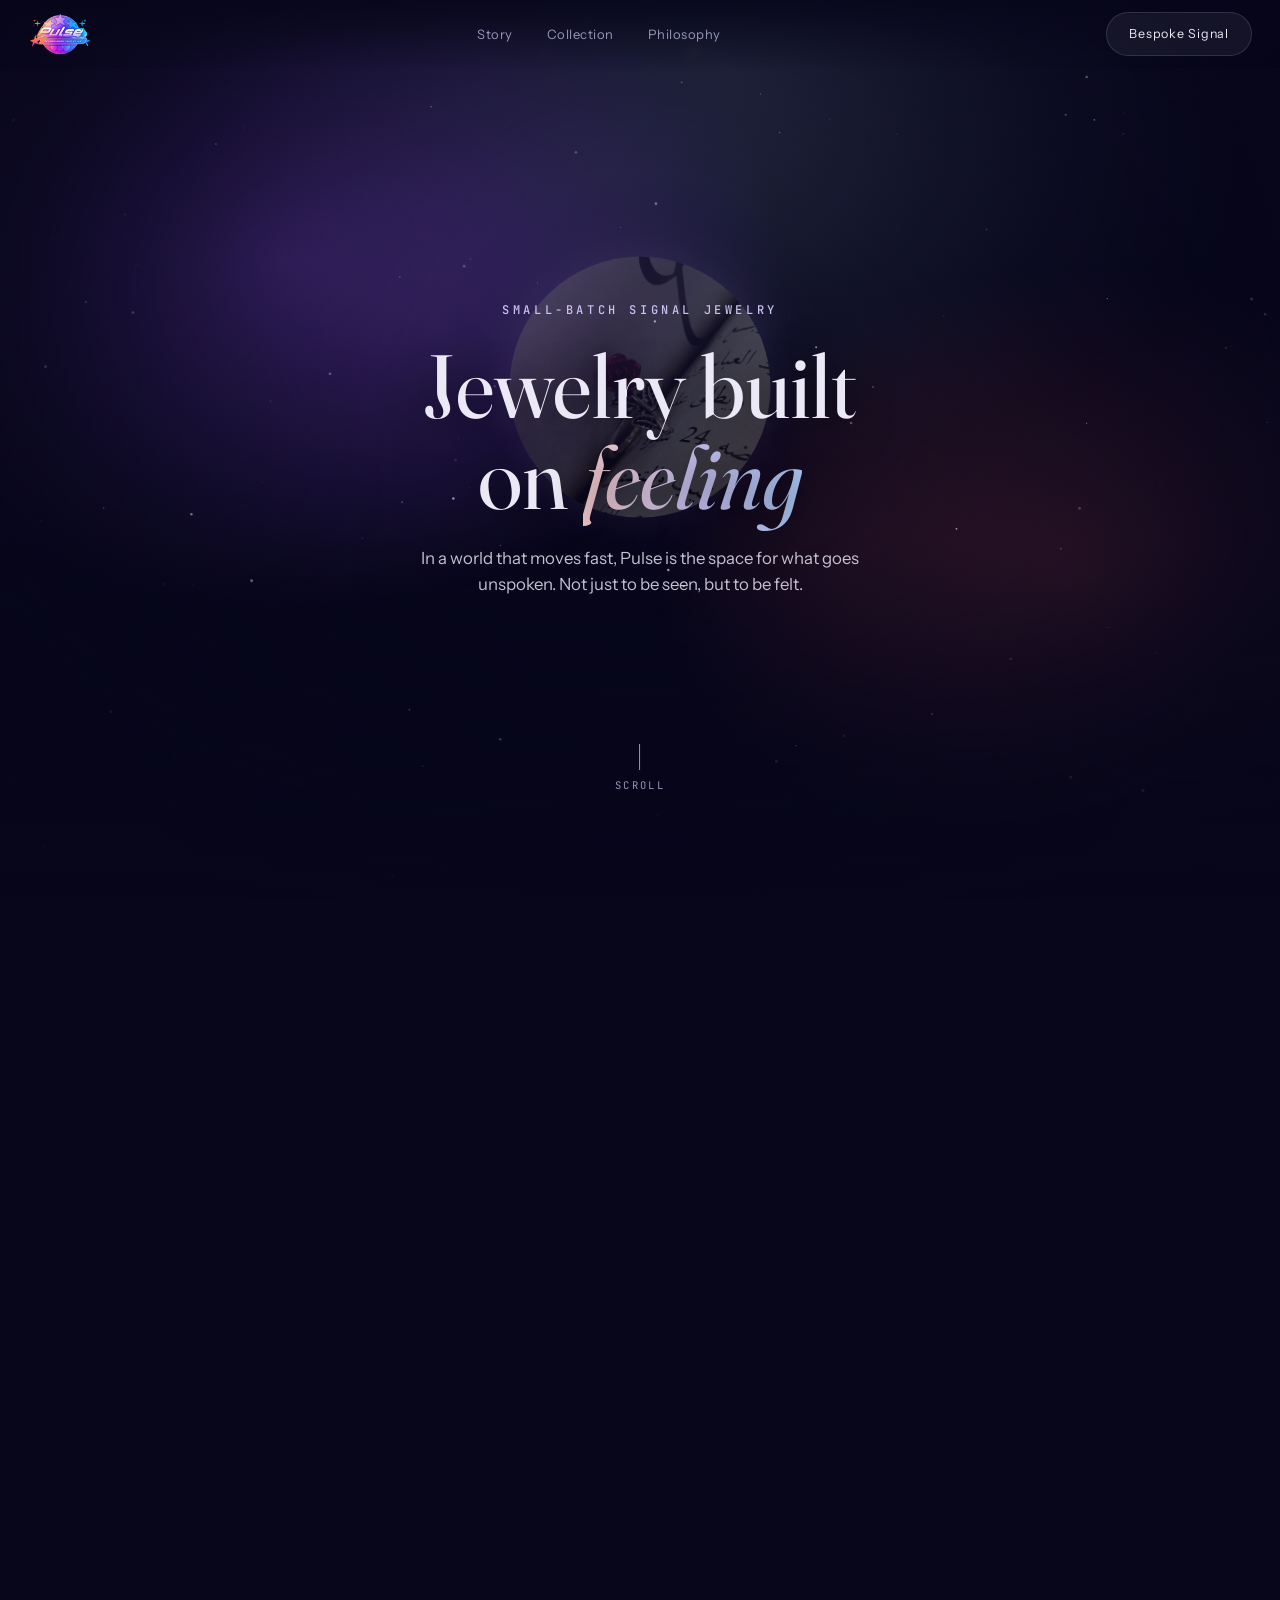
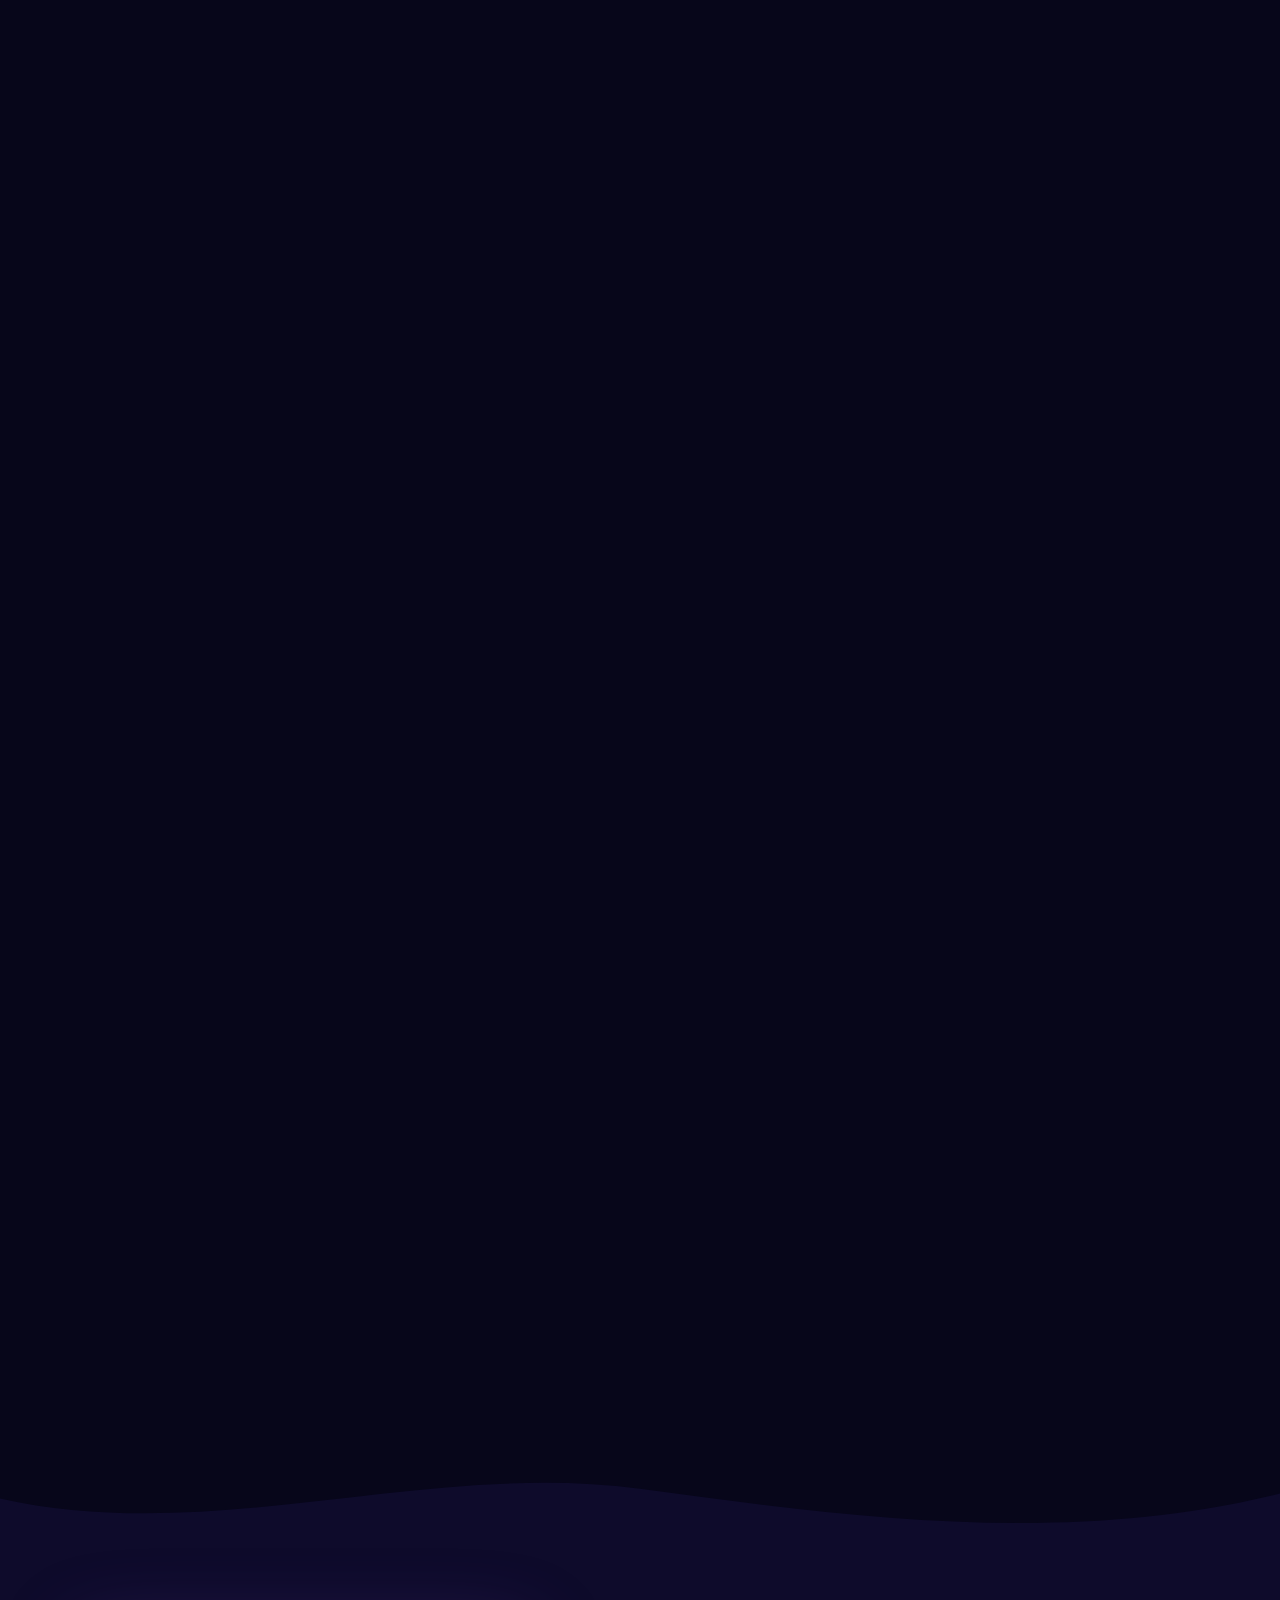
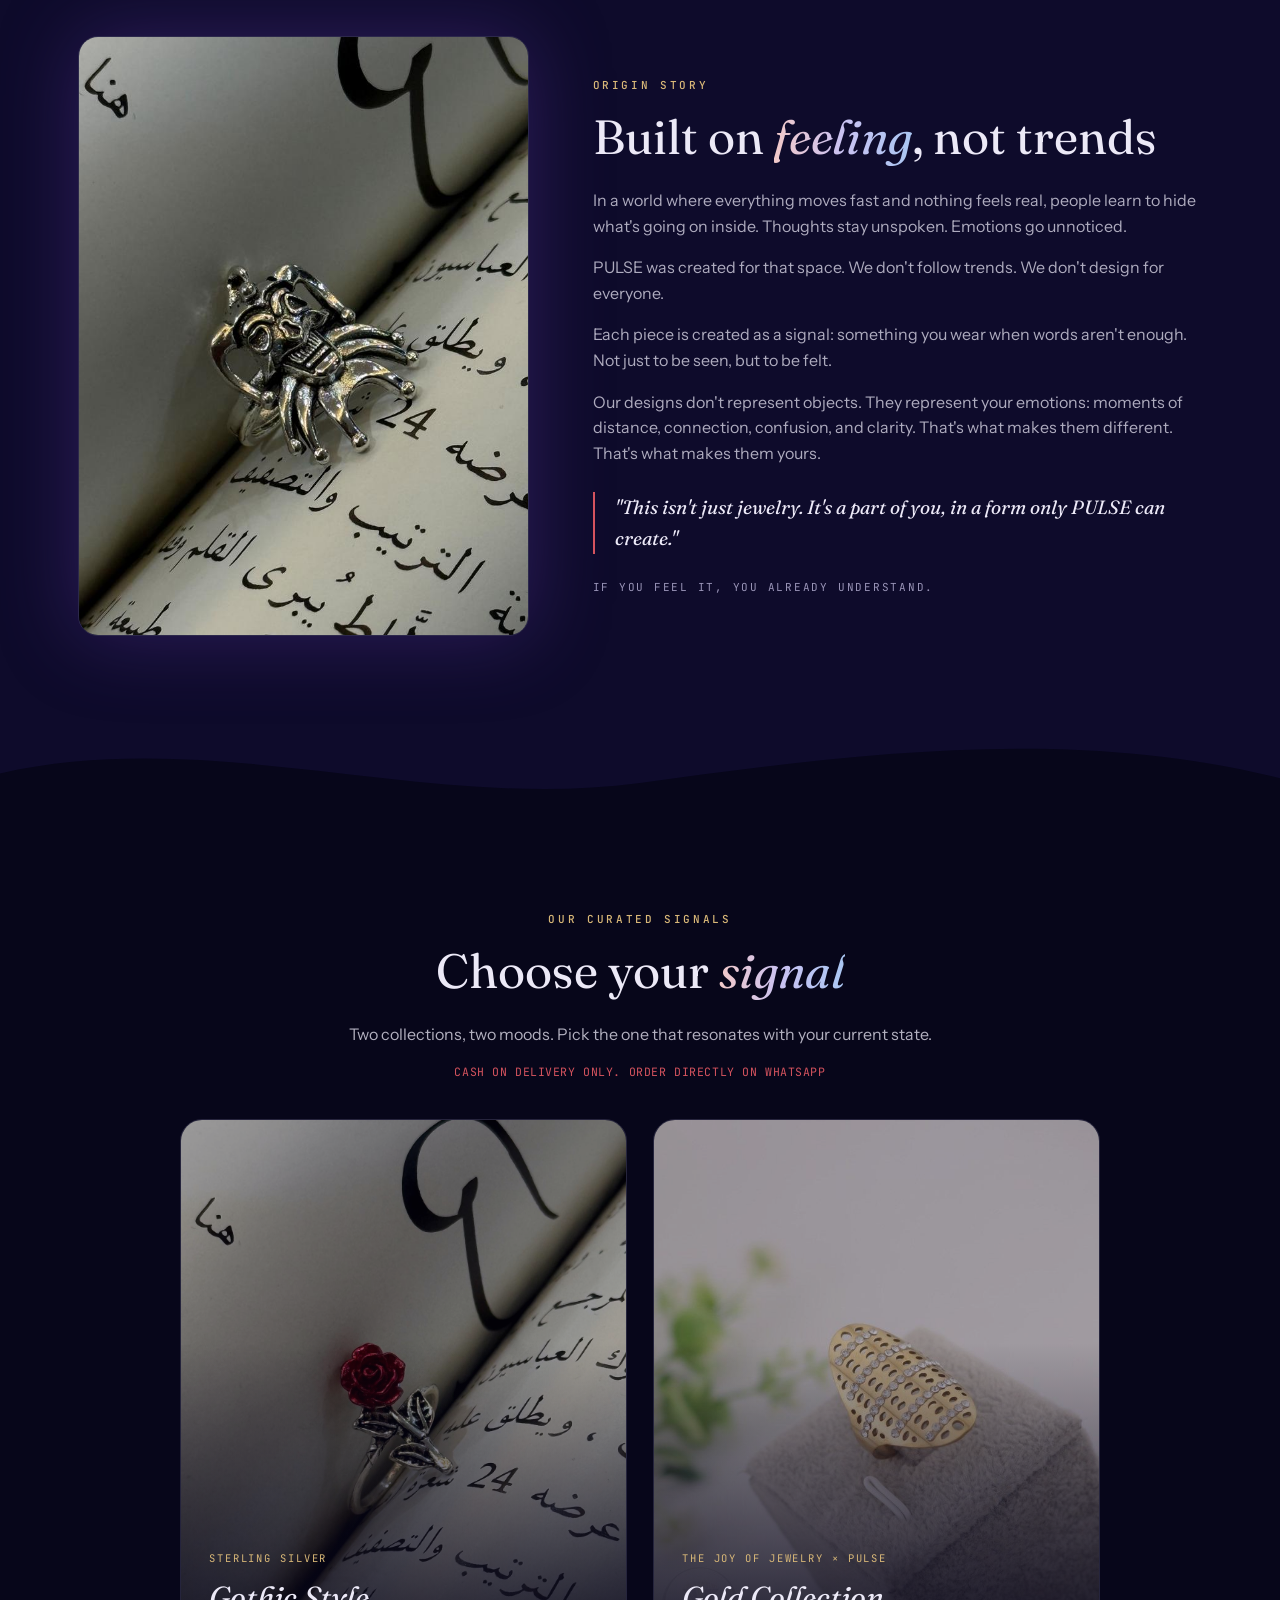
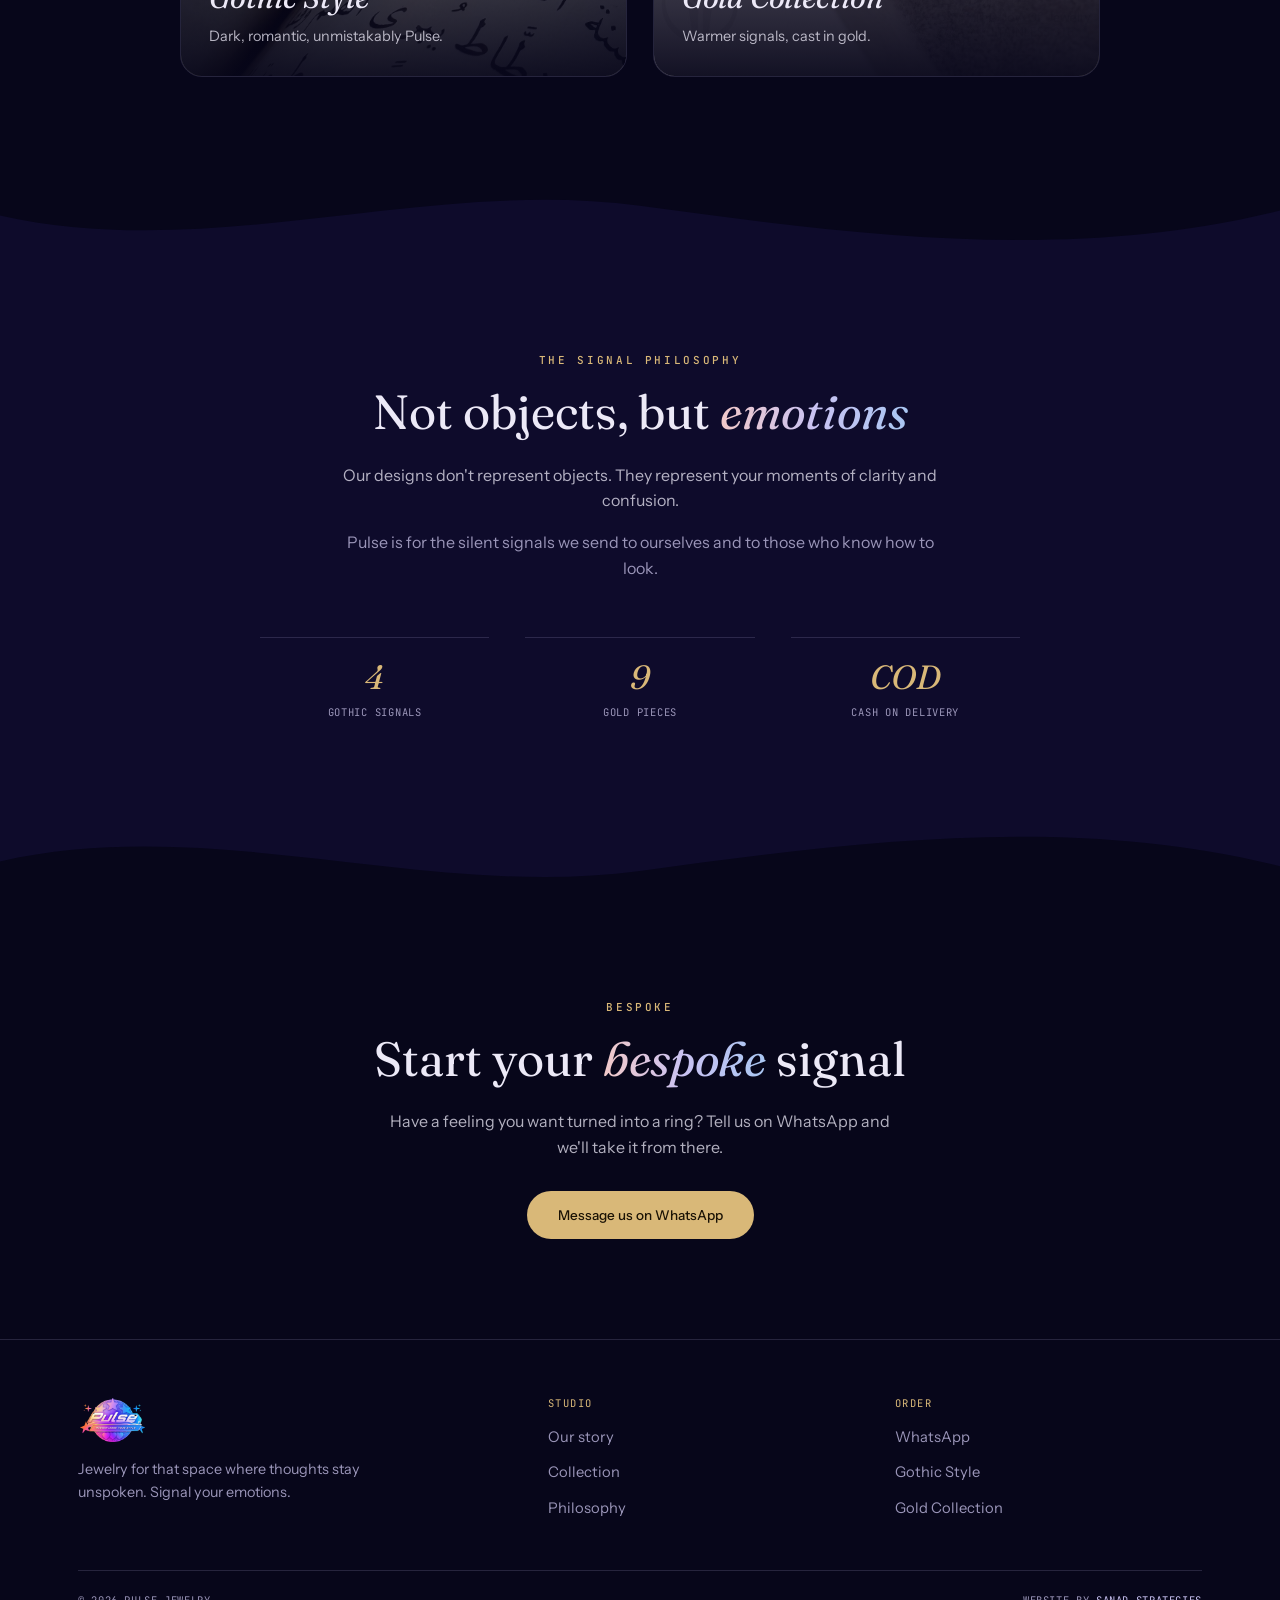
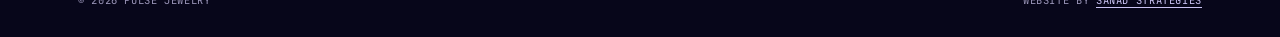
<file: index.html>
<!DOCTYPE html>
<html lang="en"><head><meta charset="UTF-8"><meta name="viewport" content="width=device-width,initial-scale=1">
<title>PULSE — Jewelry Built on Feeling</title><meta name="description" content="Small-batch signal jewelry. Gothic silver and gold rings, ordered on WhatsApp, cash on delivery.">
<link rel="icon" href="pulse-logo.png">
<link rel="preconnect" href="https://fonts.googleapis.com"><link rel="preconnect" href="https://fonts.gstatic.com" crossorigin>
<link href="https://fonts.googleapis.com/css2?family=Fraunces:ital,opsz,wght@0,9..144,400;0,9..144,600;1,9..144,400&family=Instrument+Sans:wght@400;500;600&family=JetBrains+Mono:wght@400;500&display=swap" rel="stylesheet">
<link rel="stylesheet" href="style.css"></head><body>
<canvas id="stars" aria-hidden="true"></canvas>
<header class="top"><a class="logo" href="index.html"><img src="pulse-logo.png" alt="Pulse"></a>
<nav class="links"><a href="index.html#story">Story</a><a href="collection.html">Collection</a><a href="index.html#philosophy">Philosophy</a></nav>
<a class="nav-cta" href="https://wa.me/201555689445?text=Hi%20Pulse%2C%20I%27d%20like%20to%20ask%20about%20a%20bespoke%20piece." target="_blank" rel="noopener">Bespoke Signal</a>
<button class="menu-toggle" aria-label="Menu">MENU</button></header>

<main>
<section class="hero" id="top"><div class="stage">
<div class="nebula"></div>
<div class="ring-orb"><img src="hero.jpg" alt="A silver rose ring resting on an open book"></div>
<div class="shade"></div>
<div class="copy intro"><div class="eyebrow">Small-batch signal jewelry</div>
<h1>Jewelry built<br>on <em>feeling</em></h1>
<p class="sub">In a world that moves fast, Pulse is the space for what goes unspoken. Not just to be seen, but to be felt.</p></div>
<div class="cue"><i></i>SCROLL</div>
<div class="reveal2"><div class="line">If you feel it, you already understand.</div>
<div class="cta-row"><a class="btn btn-ghost" href="#story">The story</a><a class="btn btn-gold" href="collection.html">View collection</a></div></div>
<div class="pulse-line"><svg viewBox="0 0 520 50" preserveAspectRatio="none" aria-hidden="true"><path pathLength="1000" d="M0,25 L120,25 L138,25 L148,4 L160,46 L172,14 L182,25 L200,25 L520,25"/></svg></div>
</div></section>
<svg class="wave" viewBox="0 0 1440 80" preserveAspectRatio="none" aria-hidden="true"><path d="M0,40 C240,90 480,0 720,30 C960,60 1200,90 1440,35 L1440,80 L0,80 Z"/></svg>
<section class="block" id="story"><div class="wrap origin-grid">
<div class="origin-visual"><img src="origin.jpg" alt="A hand-finished Pulse spider ring on an open book" loading="lazy"></div>
<div class="origin-body"><div class="tag">Origin story</div>
<h2 class="title">Built on <em>feeling</em>, not trends</h2>
<p>In a world where everything moves fast and nothing feels real, people learn to hide what's going on inside. Thoughts stay unspoken. Emotions go unnoticed.</p>
<p>PULSE was created for that space. We don't follow trends. We don't design for everyone.</p>
<p>Each piece is created as a signal: something you wear when words aren't enough. Not just to be seen, but to be felt.</p>
<p>Our designs don't represent objects. They represent your emotions: moments of distance, connection, confusion, and clarity. That's what makes them different. That's what makes them yours.</p>
<div class="quote">"This isn't just jewelry. It's a part of you, in a form only PULSE can create."</div>
<div class="sig">If you feel it, you already understand.</div></div></div></section>
<svg class="wave rev" viewBox="0 0 1440 80" preserveAspectRatio="none" aria-hidden="true"><path d="M0,40 C240,90 480,0 720,30 C960,60 1200,90 1440,35 L1440,80 L0,80 Z"/></svg>
<section class="block alt center" id="collection"><div class="wrap">
<div class="tag">Our curated signals</div><h2 class="title">Choose your <em>signal</em></h2>
<p class="lede">Two collections, two moods. Pick the one that resonates with your current state.</p>
<p class="cod">Cash on delivery only. Order directly on WhatsApp</p>
<div class="pick">
<a href="gothic.html"><img src="hero.jpg" alt=""><div class="lab"><div class="e">Sterling silver</div><div class="t">Gothic Style</div><div class="s">Dark, romantic, unmistakably Pulse.</div></div></a>
<a href="gold.html"><img src="gold-halo-filigree-front.jpg" alt=""><div class="lab"><div class="e">The Joy Of Jewelry × Pulse</div><div class="t">Gold Collection</div><div class="s">Warmer signals, cast in gold.</div></div></a>
</div></div></section>
<svg class="wave" viewBox="0 0 1440 80" preserveAspectRatio="none" aria-hidden="true"><path d="M0,40 C240,90 480,0 720,30 C960,60 1200,90 1440,35 L1440,80 L0,80 Z"/></svg>
<section class="block center" id="philosophy"><div class="wrap">
<div class="tag">The signal philosophy</div><h2 class="title">Not objects, but <em>emotions</em></h2>
<p class="lede">Our designs don't represent objects. They represent your moments of clarity and confusion.</p>
<p class="lede" style="color:var(--muted)">Pulse is for the silent signals we send to ourselves and to those who know how to look.</p>
<div class="stats"><div class="stat"><b>4</b><span>Gothic signals</span></div><div class="stat"><b>9</b><span>Gold pieces</span></div><div class="stat"><b>COD</b><span>Cash on delivery</span></div></div>
</div></section>
<svg class="wave rev" viewBox="0 0 1440 80" preserveAspectRatio="none" aria-hidden="true"><path d="M0,40 C240,90 480,0 720,30 C960,60 1200,90 1440,35 L1440,80 L0,80 Z"/></svg>
<section class="block alt contact"><div class="wrap">
<div class="tag">Bespoke</div><h2 class="title">Start your <em>bespoke</em> signal</h2>
<p>Have a feeling you want turned into a ring? Tell us on WhatsApp and we'll take it from there.</p>
<a class="btn btn-gold" href="https://wa.me/201555689445?text=Hi%20Pulse%2C%20I%27d%20like%20to%20ask%20about%20a%20bespoke%20piece." target="_blank" rel="noopener">Message us on WhatsApp</a>
</div></section>
</main><footer class="foot"><div class="wrap"><div class="fgrid">
<div><img src="pulse-logo.png" alt="Pulse"><p>Jewelry for that space where thoughts stay unspoken. Signal your emotions.</p></div>
<div><h4>Studio</h4><ul><li><a href="index.html#story">Our story</a></li><li><a href="collection.html">Collection</a></li><li><a href="index.html#philosophy">Philosophy</a></li></ul></div>
<div><h4>Order</h4><ul><li><a href="https://wa.me/201555689445?text=Hi%20Pulse%2C%20I%20have%20a%20question." target="_blank" rel="noopener">WhatsApp</a></li><li><a href="gothic.html">Gothic Style</a></li><li><a href="gold.html">Gold Collection</a></li></ul></div>
</div><div class="fbot"><span>© 2026 Pulse Jewelry</span><span>Website by <a href="https://sanad-strategies.com/">Sanad Strategies</a></span></div></div></footer>
<script src="script.js"></script><!-- Cloudflare Web Analytics --><script type='module' src='https://static.cloudflareinsights.com/beacon.min.js' data-cf-beacon='{"token": "be84ea1fd5b64f1d8b144b6c0d25bad8"}'></script><!-- End Cloudflare Web Analytics -->
</body></html>
</file>
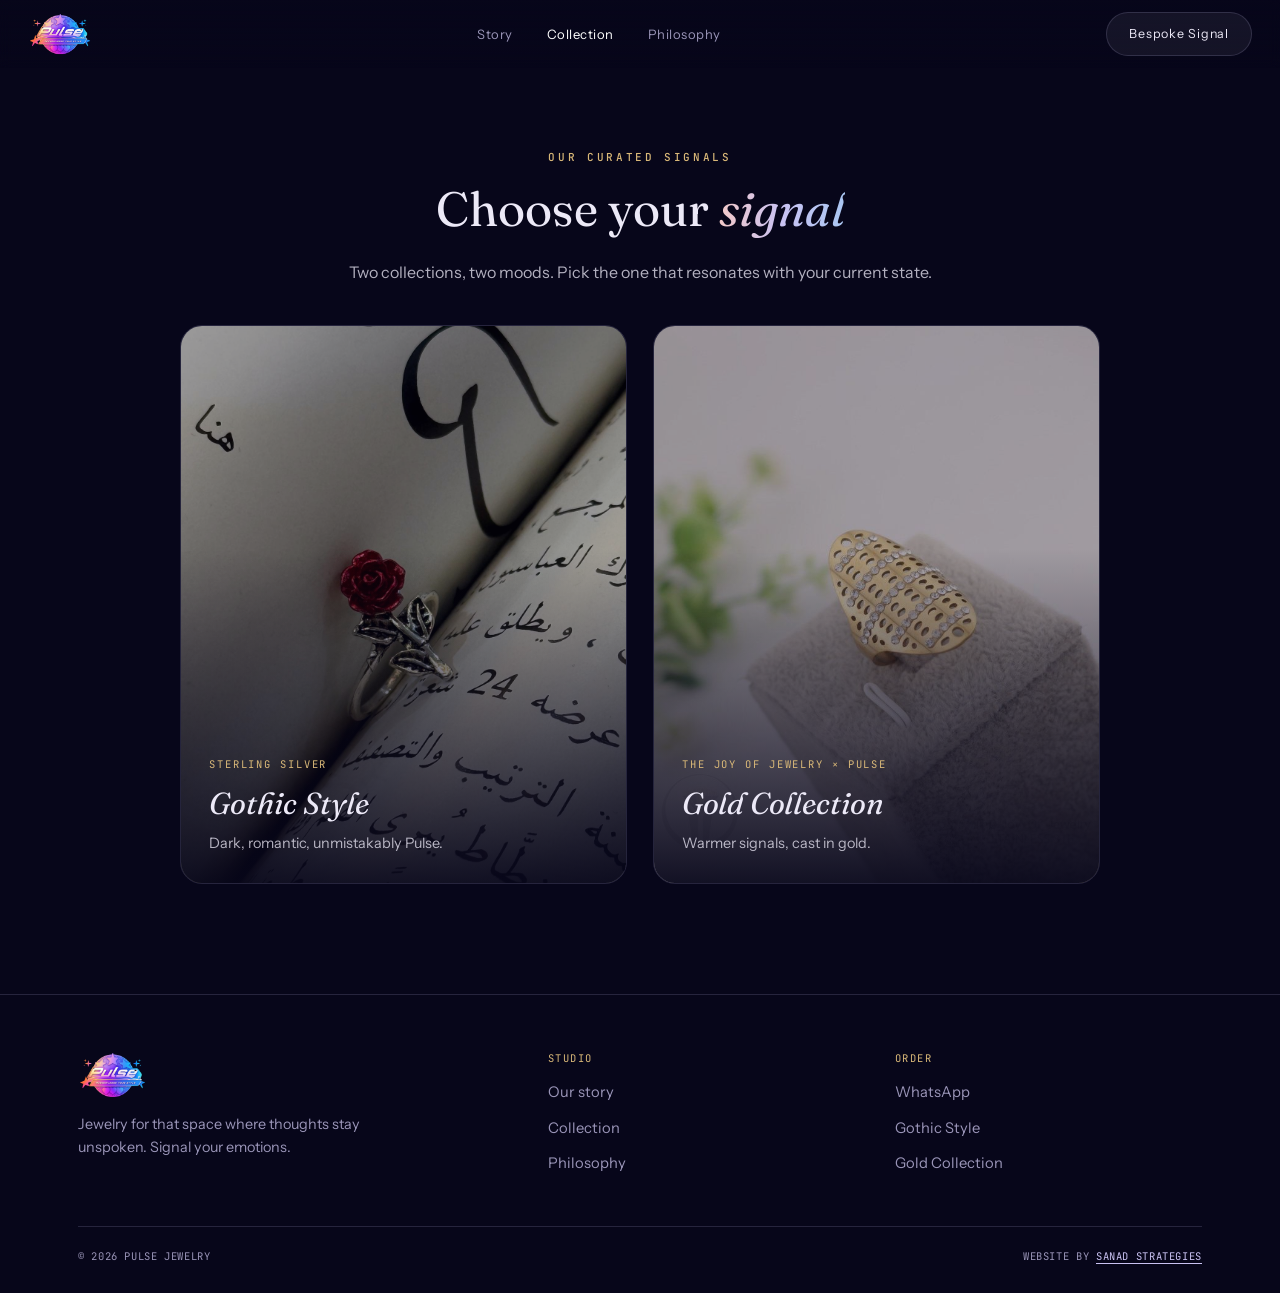
<file: collection.html>
<!DOCTYPE html>
<html lang="en"><head><meta charset="UTF-8"><meta name="viewport" content="width=device-width,initial-scale=1">
<title>Collection — PULSE</title><meta name="description" content="Choose between the Gothic Style silver rings and the Gold Collection.">
<link rel="icon" href="pulse-logo.png">
<link rel="preconnect" href="https://fonts.googleapis.com"><link rel="preconnect" href="https://fonts.gstatic.com" crossorigin>
<link href="https://fonts.googleapis.com/css2?family=Fraunces:ital,opsz,wght@0,9..144,400;0,9..144,600;1,9..144,400&family=Instrument+Sans:wght@400;500;600&family=JetBrains+Mono:wght@400;500&display=swap" rel="stylesheet">
<link rel="stylesheet" href="style.css"></head><body>
<canvas id="stars" aria-hidden="true"></canvas>
<header class="top"><a class="logo" href="index.html"><img src="pulse-logo.png" alt="Pulse"></a>
<nav class="links"><a href="index.html#story">Story</a><a href="collection.html" class="on">Collection</a><a href="index.html#philosophy">Philosophy</a></nav>
<a class="nav-cta" href="https://wa.me/201555689445?text=Hi%20Pulse%2C%20I%27d%20like%20to%20ask%20about%20a%20bespoke%20piece." target="_blank" rel="noopener">Bespoke Signal</a>
<button class="menu-toggle" aria-label="Menu">MENU</button></header>
<main><section class="page-head center"><div class="wrap"><div class="tag">Our curated signals</div><h2 class="title">Choose your <em>signal</em></h2><p class="lede">Two collections, two moods. Pick the one that resonates with your current state.</p>
<div class="pick">
<a href="gothic.html"><img src="hero.jpg" alt=""><div class="lab"><div class="e">Sterling silver</div><div class="t">Gothic Style</div><div class="s">Dark, romantic, unmistakably Pulse.</div></div></a>
<a href="gold.html"><img src="gold-halo-filigree-front.jpg" alt=""><div class="lab"><div class="e">The Joy Of Jewelry × Pulse</div><div class="t">Gold Collection</div><div class="s">Warmer signals, cast in gold.</div></div></a>
</div></div></section><div style="height:80px"></div></main><footer class="foot"><div class="wrap"><div class="fgrid">
<div><img src="pulse-logo.png" alt="Pulse"><p>Jewelry for that space where thoughts stay unspoken. Signal your emotions.</p></div>
<div><h4>Studio</h4><ul><li><a href="index.html#story">Our story</a></li><li><a href="collection.html">Collection</a></li><li><a href="index.html#philosophy">Philosophy</a></li></ul></div>
<div><h4>Order</h4><ul><li><a href="https://wa.me/201555689445?text=Hi%20Pulse%2C%20I%20have%20a%20question." target="_blank" rel="noopener">WhatsApp</a></li><li><a href="gothic.html">Gothic Style</a></li><li><a href="gold.html">Gold Collection</a></li></ul></div>
</div><div class="fbot"><span>© 2026 Pulse Jewelry</span><span>Website by <a href="https://sanad-strategies.com/">Sanad Strategies</a></span></div></div></footer>
<script src="script.js"></script><!-- Cloudflare Web Analytics --><script type='module' src='https://static.cloudflareinsights.com/beacon.min.js' data-cf-beacon='{"token": "be84ea1fd5b64f1d8b144b6c0d25bad8"}'></script><!-- End Cloudflare Web Analytics -->
</body></html>
</file>
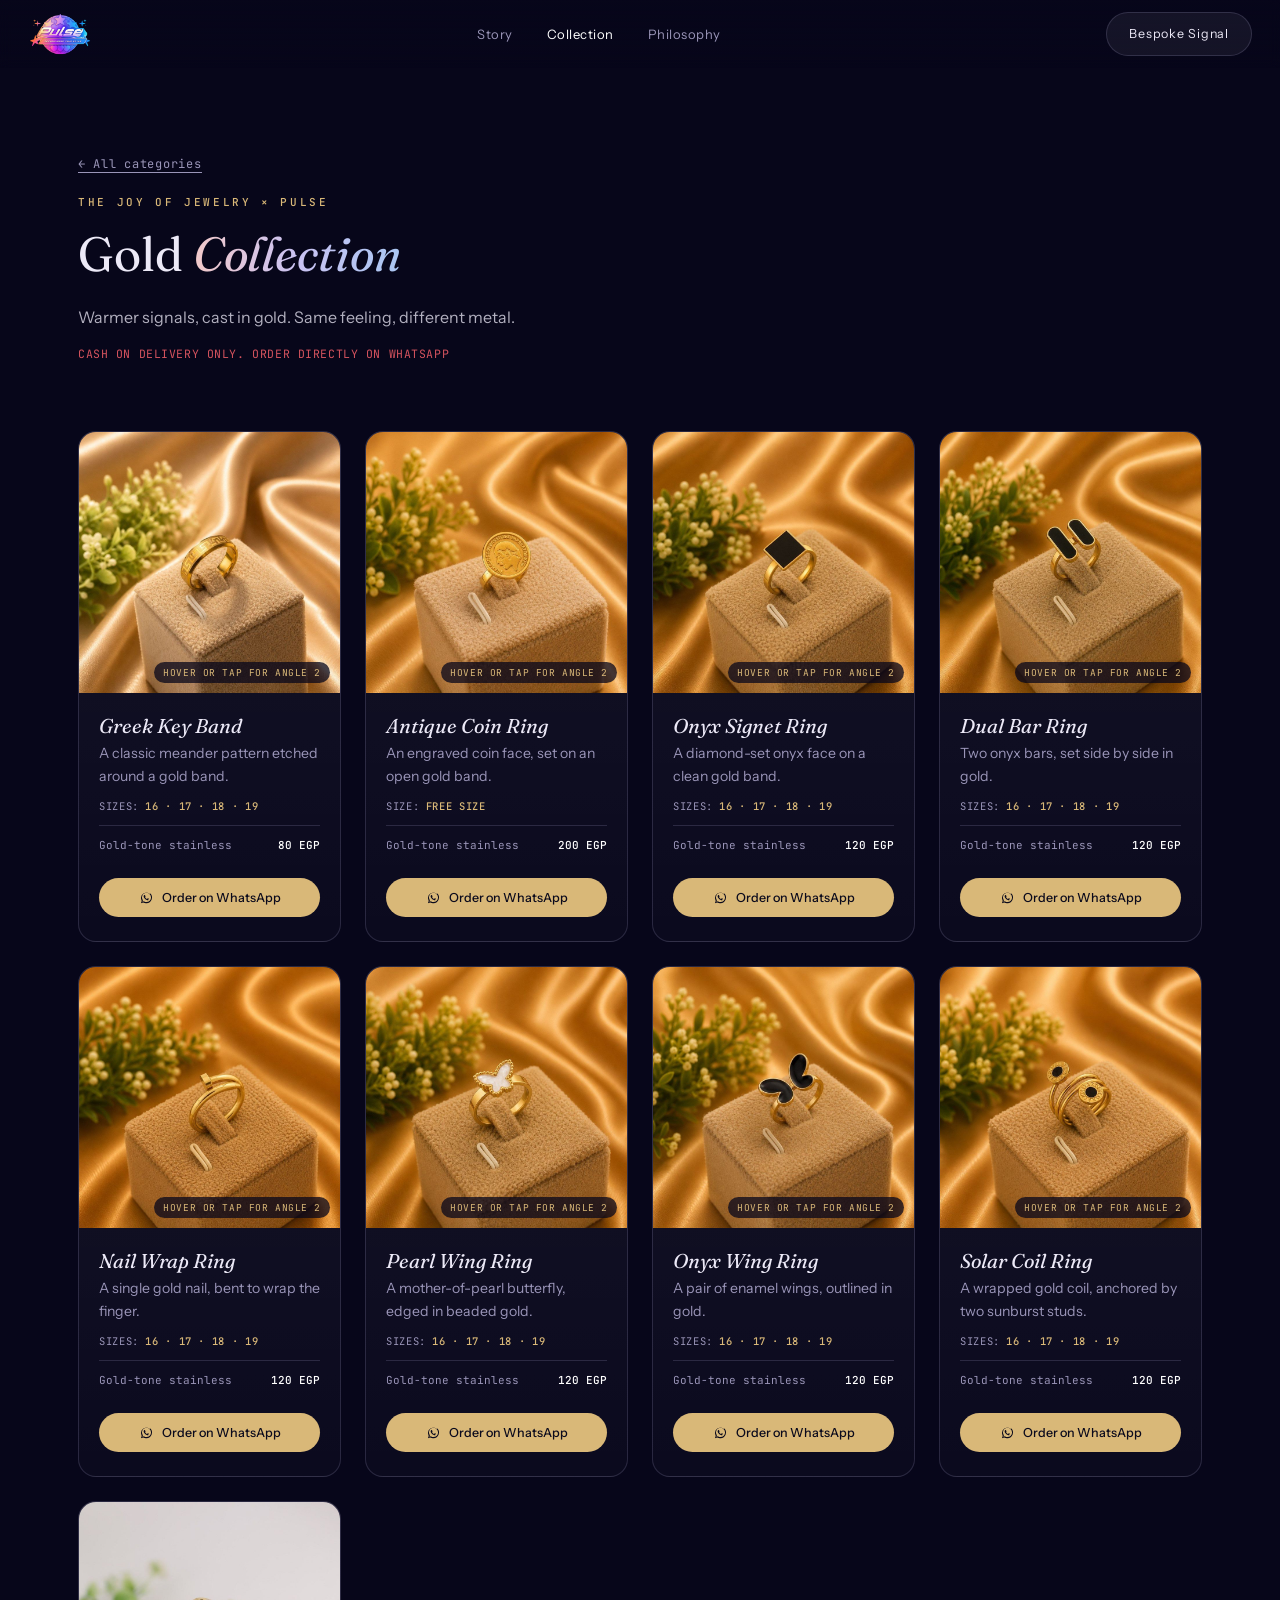
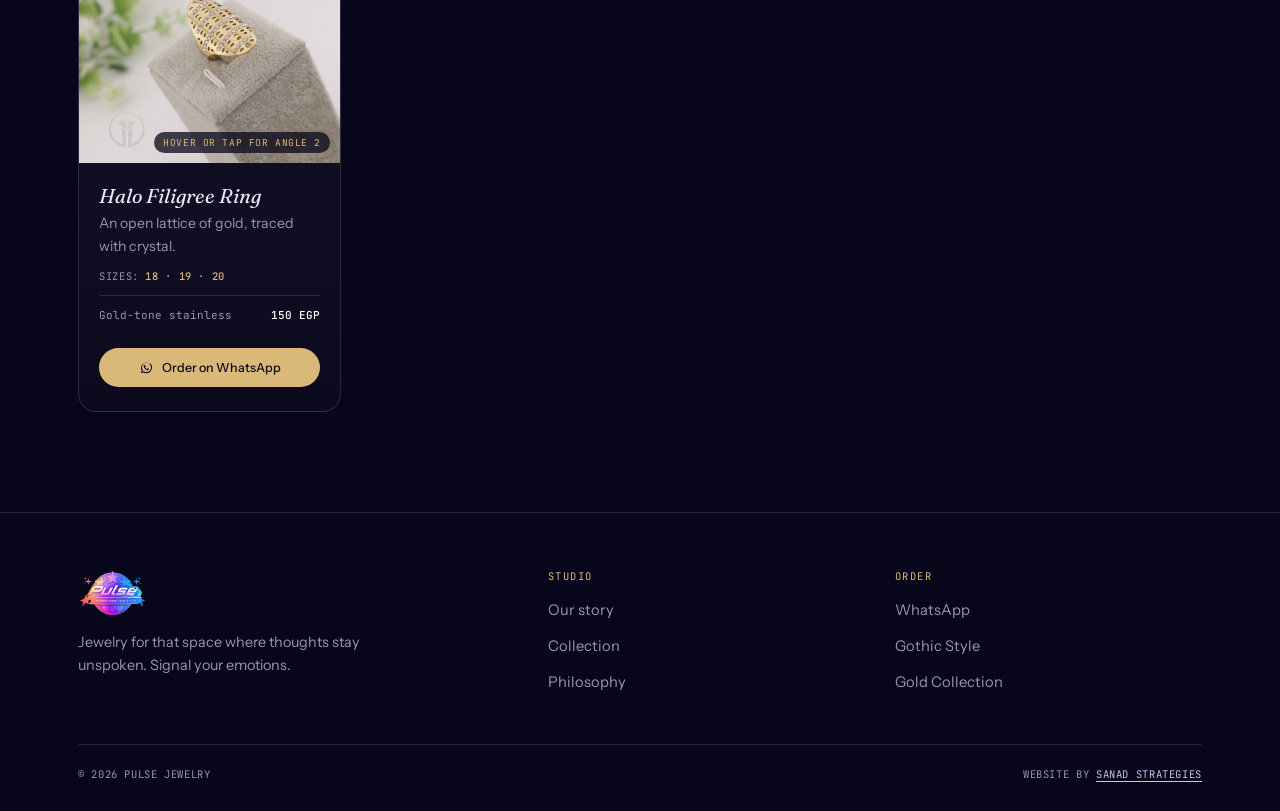
<file: gold.html>
<!DOCTYPE html>
<html lang="en"><head><meta charset="UTF-8"><meta name="viewport" content="width=device-width,initial-scale=1">
<title>Gold Collection — PULSE</title><meta name="description" content="Nine gold-tone rings from The Joy Of Jewelry, 80 to 200 EGP. Order on WhatsApp, cash on delivery.">
<link rel="icon" href="pulse-logo.png">
<link rel="preconnect" href="https://fonts.googleapis.com"><link rel="preconnect" href="https://fonts.gstatic.com" crossorigin>
<link href="https://fonts.googleapis.com/css2?family=Fraunces:ital,opsz,wght@0,9..144,400;0,9..144,600;1,9..144,400&family=Instrument+Sans:wght@400;500;600&family=JetBrains+Mono:wght@400;500&display=swap" rel="stylesheet">
<link rel="stylesheet" href="style.css"></head><body>
<canvas id="stars" aria-hidden="true"></canvas>
<header class="top"><a class="logo" href="index.html"><img src="pulse-logo.png" alt="Pulse"></a>
<nav class="links"><a href="index.html#story">Story</a><a href="collection.html" class="on">Collection</a><a href="index.html#philosophy">Philosophy</a></nav>
<a class="nav-cta" href="https://wa.me/201555689445?text=Hi%20Pulse%2C%20I%27d%20like%20to%20ask%20about%20a%20bespoke%20piece." target="_blank" rel="noopener">Bespoke Signal</a>
<button class="menu-toggle" aria-label="Menu">MENU</button></header>
<main><section class="page-head"><div class="wrap"><a class="back" href="collection.html">← All categories</a><div class="tag">The Joy Of Jewelry × Pulse</div><h2 class="title">Gold <em>Collection</em></h2><p class="lede" style="margin-left:0">Warmer signals, cast in gold. Same feeling, different metal.</p><p class="cod" style="margin-bottom:0">Cash on delivery only. Order directly on WhatsApp</p></div></section><section class="block alt" style="padding-top:40px"><div class="wrap"><div class="grid gold"><div class="card"><div class="pic" data-flip><img class="main" src="gold-greek-key-front.jpg" alt="Greek Key Band, front view" loading="lazy"><img class="alt" src="gold-greek-key-angle.jpg" alt="Greek Key Band, angled view" loading="lazy"><span class="angle">Hover or tap for angle 2</span></div><div class="body"><h3>Greek Key Band</h3><p class="desc">A classic meander pattern etched around a gold band.</p><div class="sizes">Sizes: <b>16 · 17 · 18 · 19</b></div><div class="meta"><span>Gold-tone stainless</span><span class="price">80 EGP</span></div><a class="wa" href="https://wa.me/201555689445?text=Hi%2C%20I%27d%20like%20to%20order%20the%20Greek%20Key%20Band%20%2880%20EGP%2C%20cash%20on%20delivery%29" target="_blank" rel="noopener"><svg viewBox="0 0 24 24" fill="currentColor"><path d="M17.6 6.3A8.9 8.9 0 0 0 12 4a8.9 8.9 0 0 0-7.7 13.4L3 21l3.7-1.2A8.9 8.9 0 0 0 12 21a8.9 8.9 0 0 0 5.6-15.7zM12 19.3a7.3 7.3 0 0 1-3.7-1l-.3-.2-2.5.8.8-2.4-.2-.3A7.3 7.3 0 1 1 19.3 12 7.3 7.3 0 0 1 12 19.3zm4-5.4c-.2-.1-1.3-.6-1.5-.7s-.3-.1-.5.1-.6.7-.7.8-.3.2-.5.1a6 6 0 0 1-1.8-1.1 6.6 6.6 0 0 1-1.2-1.5c-.1-.2 0-.3.1-.4l.3-.4.2-.3a.4.4 0 0 0 0-.4c-.1-.1-.5-1.2-.7-1.7s-.4-.4-.5-.4h-.4a.9.9 0 0 0-.6.3 2.6 2.6 0 0 0-.8 1.9 4.5 4.5 0 0 0 1 2.4 10.2 10.2 0 0 0 4 3.5c1.4.6 1.4.4 1.7.4a1.4 1.4 0 0 0 .9-.7 1.2 1.2 0 0 0 .1-.7c0-.1-.2-.2-.4-.3z"/></svg>Order on WhatsApp</a></div></div><div class="card"><div class="pic" data-flip><img class="main" src="gold-antique-coin-front.jpg" alt="Antique Coin Ring, front view" loading="lazy"><img class="alt" src="gold-antique-coin-angle.jpg" alt="Antique Coin Ring, angled view" loading="lazy"><span class="angle">Hover or tap for angle 2</span></div><div class="body"><h3>Antique Coin Ring</h3><p class="desc">An engraved coin face, set on an open gold band.</p><div class="sizes">Size: <b>Free size</b></div><div class="meta"><span>Gold-tone stainless</span><span class="price">200 EGP</span></div><a class="wa" href="https://wa.me/201555689445?text=Hi%2C%20I%27d%20like%20to%20order%20the%20Antique%20Coin%20Ring%20%28200%20EGP%2C%20cash%20on%20delivery%29" target="_blank" rel="noopener"><svg viewBox="0 0 24 24" fill="currentColor"><path d="M17.6 6.3A8.9 8.9 0 0 0 12 4a8.9 8.9 0 0 0-7.7 13.4L3 21l3.7-1.2A8.9 8.9 0 0 0 12 21a8.9 8.9 0 0 0 5.6-15.7zM12 19.3a7.3 7.3 0 0 1-3.7-1l-.3-.2-2.5.8.8-2.4-.2-.3A7.3 7.3 0 1 1 19.3 12 7.3 7.3 0 0 1 12 19.3zm4-5.4c-.2-.1-1.3-.6-1.5-.7s-.3-.1-.5.1-.6.7-.7.8-.3.2-.5.1a6 6 0 0 1-1.8-1.1 6.6 6.6 0 0 1-1.2-1.5c-.1-.2 0-.3.1-.4l.3-.4.2-.3a.4.4 0 0 0 0-.4c-.1-.1-.5-1.2-.7-1.7s-.4-.4-.5-.4h-.4a.9.9 0 0 0-.6.3 2.6 2.6 0 0 0-.8 1.9 4.5 4.5 0 0 0 1 2.4 10.2 10.2 0 0 0 4 3.5c1.4.6 1.4.4 1.7.4a1.4 1.4 0 0 0 .9-.7 1.2 1.2 0 0 0 .1-.7c0-.1-.2-.2-.4-.3z"/></svg>Order on WhatsApp</a></div></div><div class="card"><div class="pic" data-flip><img class="main" src="gold-onyx-signet-front.jpg" alt="Onyx Signet Ring, front view" loading="lazy"><img class="alt" src="gold-onyx-signet-angle.jpg" alt="Onyx Signet Ring, angled view" loading="lazy"><span class="angle">Hover or tap for angle 2</span></div><div class="body"><h3>Onyx Signet Ring</h3><p class="desc">A diamond-set onyx face on a clean gold band.</p><div class="sizes">Sizes: <b>16 · 17 · 18 · 19</b></div><div class="meta"><span>Gold-tone stainless</span><span class="price">120 EGP</span></div><a class="wa" href="https://wa.me/201555689445?text=Hi%2C%20I%27d%20like%20to%20order%20the%20Onyx%20Signet%20Ring%20%28120%20EGP%2C%20cash%20on%20delivery%29" target="_blank" rel="noopener"><svg viewBox="0 0 24 24" fill="currentColor"><path d="M17.6 6.3A8.9 8.9 0 0 0 12 4a8.9 8.9 0 0 0-7.7 13.4L3 21l3.7-1.2A8.9 8.9 0 0 0 12 21a8.9 8.9 0 0 0 5.6-15.7zM12 19.3a7.3 7.3 0 0 1-3.7-1l-.3-.2-2.5.8.8-2.4-.2-.3A7.3 7.3 0 1 1 19.3 12 7.3 7.3 0 0 1 12 19.3zm4-5.4c-.2-.1-1.3-.6-1.5-.7s-.3-.1-.5.1-.6.7-.7.8-.3.2-.5.1a6 6 0 0 1-1.8-1.1 6.6 6.6 0 0 1-1.2-1.5c-.1-.2 0-.3.1-.4l.3-.4.2-.3a.4.4 0 0 0 0-.4c-.1-.1-.5-1.2-.7-1.7s-.4-.4-.5-.4h-.4a.9.9 0 0 0-.6.3 2.6 2.6 0 0 0-.8 1.9 4.5 4.5 0 0 0 1 2.4 10.2 10.2 0 0 0 4 3.5c1.4.6 1.4.4 1.7.4a1.4 1.4 0 0 0 .9-.7 1.2 1.2 0 0 0 .1-.7c0-.1-.2-.2-.4-.3z"/></svg>Order on WhatsApp</a></div></div><div class="card"><div class="pic" data-flip><img class="main" src="gold-dual-bar-front.jpg" alt="Dual Bar Ring, front view" loading="lazy"><img class="alt" src="gold-dual-bar-angle.jpg" alt="Dual Bar Ring, angled view" loading="lazy"><span class="angle">Hover or tap for angle 2</span></div><div class="body"><h3>Dual Bar Ring</h3><p class="desc">Two onyx bars, set side by side in gold.</p><div class="sizes">Sizes: <b>16 · 17 · 18 · 19</b></div><div class="meta"><span>Gold-tone stainless</span><span class="price">120 EGP</span></div><a class="wa" href="https://wa.me/201555689445?text=Hi%2C%20I%27d%20like%20to%20order%20the%20Dual%20Bar%20Ring%20%28120%20EGP%2C%20cash%20on%20delivery%29" target="_blank" rel="noopener"><svg viewBox="0 0 24 24" fill="currentColor"><path d="M17.6 6.3A8.9 8.9 0 0 0 12 4a8.9 8.9 0 0 0-7.7 13.4L3 21l3.7-1.2A8.9 8.9 0 0 0 12 21a8.9 8.9 0 0 0 5.6-15.7zM12 19.3a7.3 7.3 0 0 1-3.7-1l-.3-.2-2.5.8.8-2.4-.2-.3A7.3 7.3 0 1 1 19.3 12 7.3 7.3 0 0 1 12 19.3zm4-5.4c-.2-.1-1.3-.6-1.5-.7s-.3-.1-.5.1-.6.7-.7.8-.3.2-.5.1a6 6 0 0 1-1.8-1.1 6.6 6.6 0 0 1-1.2-1.5c-.1-.2 0-.3.1-.4l.3-.4.2-.3a.4.4 0 0 0 0-.4c-.1-.1-.5-1.2-.7-1.7s-.4-.4-.5-.4h-.4a.9.9 0 0 0-.6.3 2.6 2.6 0 0 0-.8 1.9 4.5 4.5 0 0 0 1 2.4 10.2 10.2 0 0 0 4 3.5c1.4.6 1.4.4 1.7.4a1.4 1.4 0 0 0 .9-.7 1.2 1.2 0 0 0 .1-.7c0-.1-.2-.2-.4-.3z"/></svg>Order on WhatsApp</a></div></div><div class="card"><div class="pic" data-flip><img class="main" src="gold-nail-wrap-front.jpg" alt="Nail Wrap Ring, front view" loading="lazy"><img class="alt" src="gold-nail-wrap-angle.jpg" alt="Nail Wrap Ring, angled view" loading="lazy"><span class="angle">Hover or tap for angle 2</span></div><div class="body"><h3>Nail Wrap Ring</h3><p class="desc">A single gold nail, bent to wrap the finger.</p><div class="sizes">Sizes: <b>16 · 17 · 18 · 19</b></div><div class="meta"><span>Gold-tone stainless</span><span class="price">120 EGP</span></div><a class="wa" href="https://wa.me/201555689445?text=Hi%2C%20I%27d%20like%20to%20order%20the%20Nail%20Wrap%20Ring%20%28120%20EGP%2C%20cash%20on%20delivery%29" target="_blank" rel="noopener"><svg viewBox="0 0 24 24" fill="currentColor"><path d="M17.6 6.3A8.9 8.9 0 0 0 12 4a8.9 8.9 0 0 0-7.7 13.4L3 21l3.7-1.2A8.9 8.9 0 0 0 12 21a8.9 8.9 0 0 0 5.6-15.7zM12 19.3a7.3 7.3 0 0 1-3.7-1l-.3-.2-2.5.8.8-2.4-.2-.3A7.3 7.3 0 1 1 19.3 12 7.3 7.3 0 0 1 12 19.3zm4-5.4c-.2-.1-1.3-.6-1.5-.7s-.3-.1-.5.1-.6.7-.7.8-.3.2-.5.1a6 6 0 0 1-1.8-1.1 6.6 6.6 0 0 1-1.2-1.5c-.1-.2 0-.3.1-.4l.3-.4.2-.3a.4.4 0 0 0 0-.4c-.1-.1-.5-1.2-.7-1.7s-.4-.4-.5-.4h-.4a.9.9 0 0 0-.6.3 2.6 2.6 0 0 0-.8 1.9 4.5 4.5 0 0 0 1 2.4 10.2 10.2 0 0 0 4 3.5c1.4.6 1.4.4 1.7.4a1.4 1.4 0 0 0 .9-.7 1.2 1.2 0 0 0 .1-.7c0-.1-.2-.2-.4-.3z"/></svg>Order on WhatsApp</a></div></div><div class="card"><div class="pic" data-flip><img class="main" src="gold-pearl-wing-front.jpg" alt="Pearl Wing Ring, front view" loading="lazy"><img class="alt" src="gold-pearl-wing-angle.jpg" alt="Pearl Wing Ring, angled view" loading="lazy"><span class="angle">Hover or tap for angle 2</span></div><div class="body"><h3>Pearl Wing Ring</h3><p class="desc">A mother-of-pearl butterfly, edged in beaded gold.</p><div class="sizes">Sizes: <b>16 · 17 · 18 · 19</b></div><div class="meta"><span>Gold-tone stainless</span><span class="price">120 EGP</span></div><a class="wa" href="https://wa.me/201555689445?text=Hi%2C%20I%27d%20like%20to%20order%20the%20Pearl%20Wing%20Ring%20%28120%20EGP%2C%20cash%20on%20delivery%29" target="_blank" rel="noopener"><svg viewBox="0 0 24 24" fill="currentColor"><path d="M17.6 6.3A8.9 8.9 0 0 0 12 4a8.9 8.9 0 0 0-7.7 13.4L3 21l3.7-1.2A8.9 8.9 0 0 0 12 21a8.9 8.9 0 0 0 5.6-15.7zM12 19.3a7.3 7.3 0 0 1-3.7-1l-.3-.2-2.5.8.8-2.4-.2-.3A7.3 7.3 0 1 1 19.3 12 7.3 7.3 0 0 1 12 19.3zm4-5.4c-.2-.1-1.3-.6-1.5-.7s-.3-.1-.5.1-.6.7-.7.8-.3.2-.5.1a6 6 0 0 1-1.8-1.1 6.6 6.6 0 0 1-1.2-1.5c-.1-.2 0-.3.1-.4l.3-.4.2-.3a.4.4 0 0 0 0-.4c-.1-.1-.5-1.2-.7-1.7s-.4-.4-.5-.4h-.4a.9.9 0 0 0-.6.3 2.6 2.6 0 0 0-.8 1.9 4.5 4.5 0 0 0 1 2.4 10.2 10.2 0 0 0 4 3.5c1.4.6 1.4.4 1.7.4a1.4 1.4 0 0 0 .9-.7 1.2 1.2 0 0 0 .1-.7c0-.1-.2-.2-.4-.3z"/></svg>Order on WhatsApp</a></div></div><div class="card"><div class="pic" data-flip><img class="main" src="gold-onyx-wing-front.jpg" alt="Onyx Wing Ring, front view" loading="lazy"><img class="alt" src="gold-onyx-wing-angle.jpg" alt="Onyx Wing Ring, angled view" loading="lazy"><span class="angle">Hover or tap for angle 2</span></div><div class="body"><h3>Onyx Wing Ring</h3><p class="desc">A pair of enamel wings, outlined in gold.</p><div class="sizes">Sizes: <b>16 · 17 · 18 · 19</b></div><div class="meta"><span>Gold-tone stainless</span><span class="price">120 EGP</span></div><a class="wa" href="https://wa.me/201555689445?text=Hi%2C%20I%27d%20like%20to%20order%20the%20Onyx%20Wing%20Ring%20%28120%20EGP%2C%20cash%20on%20delivery%29" target="_blank" rel="noopener"><svg viewBox="0 0 24 24" fill="currentColor"><path d="M17.6 6.3A8.9 8.9 0 0 0 12 4a8.9 8.9 0 0 0-7.7 13.4L3 21l3.7-1.2A8.9 8.9 0 0 0 12 21a8.9 8.9 0 0 0 5.6-15.7zM12 19.3a7.3 7.3 0 0 1-3.7-1l-.3-.2-2.5.8.8-2.4-.2-.3A7.3 7.3 0 1 1 19.3 12 7.3 7.3 0 0 1 12 19.3zm4-5.4c-.2-.1-1.3-.6-1.5-.7s-.3-.1-.5.1-.6.7-.7.8-.3.2-.5.1a6 6 0 0 1-1.8-1.1 6.6 6.6 0 0 1-1.2-1.5c-.1-.2 0-.3.1-.4l.3-.4.2-.3a.4.4 0 0 0 0-.4c-.1-.1-.5-1.2-.7-1.7s-.4-.4-.5-.4h-.4a.9.9 0 0 0-.6.3 2.6 2.6 0 0 0-.8 1.9 4.5 4.5 0 0 0 1 2.4 10.2 10.2 0 0 0 4 3.5c1.4.6 1.4.4 1.7.4a1.4 1.4 0 0 0 .9-.7 1.2 1.2 0 0 0 .1-.7c0-.1-.2-.2-.4-.3z"/></svg>Order on WhatsApp</a></div></div><div class="card"><div class="pic" data-flip><img class="main" src="gold-solar-coil-front.jpg" alt="Solar Coil Ring, front view" loading="lazy"><img class="alt" src="gold-solar-coil-angle.jpg" alt="Solar Coil Ring, angled view" loading="lazy"><span class="angle">Hover or tap for angle 2</span></div><div class="body"><h3>Solar Coil Ring</h3><p class="desc">A wrapped gold coil, anchored by two sunburst studs.</p><div class="sizes">Sizes: <b>16 · 17 · 18 · 19</b></div><div class="meta"><span>Gold-tone stainless</span><span class="price">120 EGP</span></div><a class="wa" href="https://wa.me/201555689445?text=Hi%2C%20I%27d%20like%20to%20order%20the%20Solar%20Coil%20Ring%20%28120%20EGP%2C%20cash%20on%20delivery%29" target="_blank" rel="noopener"><svg viewBox="0 0 24 24" fill="currentColor"><path d="M17.6 6.3A8.9 8.9 0 0 0 12 4a8.9 8.9 0 0 0-7.7 13.4L3 21l3.7-1.2A8.9 8.9 0 0 0 12 21a8.9 8.9 0 0 0 5.6-15.7zM12 19.3a7.3 7.3 0 0 1-3.7-1l-.3-.2-2.5.8.8-2.4-.2-.3A7.3 7.3 0 1 1 19.3 12 7.3 7.3 0 0 1 12 19.3zm4-5.4c-.2-.1-1.3-.6-1.5-.7s-.3-.1-.5.1-.6.7-.7.8-.3.2-.5.1a6 6 0 0 1-1.8-1.1 6.6 6.6 0 0 1-1.2-1.5c-.1-.2 0-.3.1-.4l.3-.4.2-.3a.4.4 0 0 0 0-.4c-.1-.1-.5-1.2-.7-1.7s-.4-.4-.5-.4h-.4a.9.9 0 0 0-.6.3 2.6 2.6 0 0 0-.8 1.9 4.5 4.5 0 0 0 1 2.4 10.2 10.2 0 0 0 4 3.5c1.4.6 1.4.4 1.7.4a1.4 1.4 0 0 0 .9-.7 1.2 1.2 0 0 0 .1-.7c0-.1-.2-.2-.4-.3z"/></svg>Order on WhatsApp</a></div></div><div class="card"><div class="pic" data-flip><img class="main" src="gold-halo-filigree-front.jpg" alt="Halo Filigree Ring, front view" loading="lazy"><img class="alt" src="gold-halo-filigree-angle.jpg" alt="Halo Filigree Ring, angled view" loading="lazy"><span class="angle">Hover or tap for angle 2</span></div><div class="body"><h3>Halo Filigree Ring</h3><p class="desc">An open lattice of gold, traced with crystal.</p><div class="sizes">Sizes: <b>18 · 19 · 20</b></div><div class="meta"><span>Gold-tone stainless</span><span class="price">150 EGP</span></div><a class="wa" href="https://wa.me/201555689445?text=Hi%2C%20I%27d%20like%20to%20order%20the%20Halo%20Filigree%20Ring%20%28150%20EGP%2C%20cash%20on%20delivery%29" target="_blank" rel="noopener"><svg viewBox="0 0 24 24" fill="currentColor"><path d="M17.6 6.3A8.9 8.9 0 0 0 12 4a8.9 8.9 0 0 0-7.7 13.4L3 21l3.7-1.2A8.9 8.9 0 0 0 12 21a8.9 8.9 0 0 0 5.6-15.7zM12 19.3a7.3 7.3 0 0 1-3.7-1l-.3-.2-2.5.8.8-2.4-.2-.3A7.3 7.3 0 1 1 19.3 12 7.3 7.3 0 0 1 12 19.3zm4-5.4c-.2-.1-1.3-.6-1.5-.7s-.3-.1-.5.1-.6.7-.7.8-.3.2-.5.1a6 6 0 0 1-1.8-1.1 6.6 6.6 0 0 1-1.2-1.5c-.1-.2 0-.3.1-.4l.3-.4.2-.3a.4.4 0 0 0 0-.4c-.1-.1-.5-1.2-.7-1.7s-.4-.4-.5-.4h-.4a.9.9 0 0 0-.6.3 2.6 2.6 0 0 0-.8 1.9 4.5 4.5 0 0 0 1 2.4 10.2 10.2 0 0 0 4 3.5c1.4.6 1.4.4 1.7.4a1.4 1.4 0 0 0 .9-.7 1.2 1.2 0 0 0 .1-.7c0-.1-.2-.2-.4-.3z"/></svg>Order on WhatsApp</a></div></div></div></div></section></main><footer class="foot"><div class="wrap"><div class="fgrid">
<div><img src="pulse-logo.png" alt="Pulse"><p>Jewelry for that space where thoughts stay unspoken. Signal your emotions.</p></div>
<div><h4>Studio</h4><ul><li><a href="index.html#story">Our story</a></li><li><a href="collection.html">Collection</a></li><li><a href="index.html#philosophy">Philosophy</a></li></ul></div>
<div><h4>Order</h4><ul><li><a href="https://wa.me/201555689445?text=Hi%20Pulse%2C%20I%20have%20a%20question." target="_blank" rel="noopener">WhatsApp</a></li><li><a href="gothic.html">Gothic Style</a></li><li><a href="gold.html">Gold Collection</a></li></ul></div>
</div><div class="fbot"><span>© 2026 Pulse Jewelry</span><span>Website by <a href="https://sanad-strategies.com/">Sanad Strategies</a></span></div></div></footer>
<script src="script.js"></script><!-- Cloudflare Web Analytics --><script type='module' src='https://static.cloudflareinsights.com/beacon.min.js' data-cf-beacon='{"token": "be84ea1fd5b64f1d8b144b6c0d25bad8"}'></script><!-- End Cloudflare Web Analytics -->
</body></html>
</file>
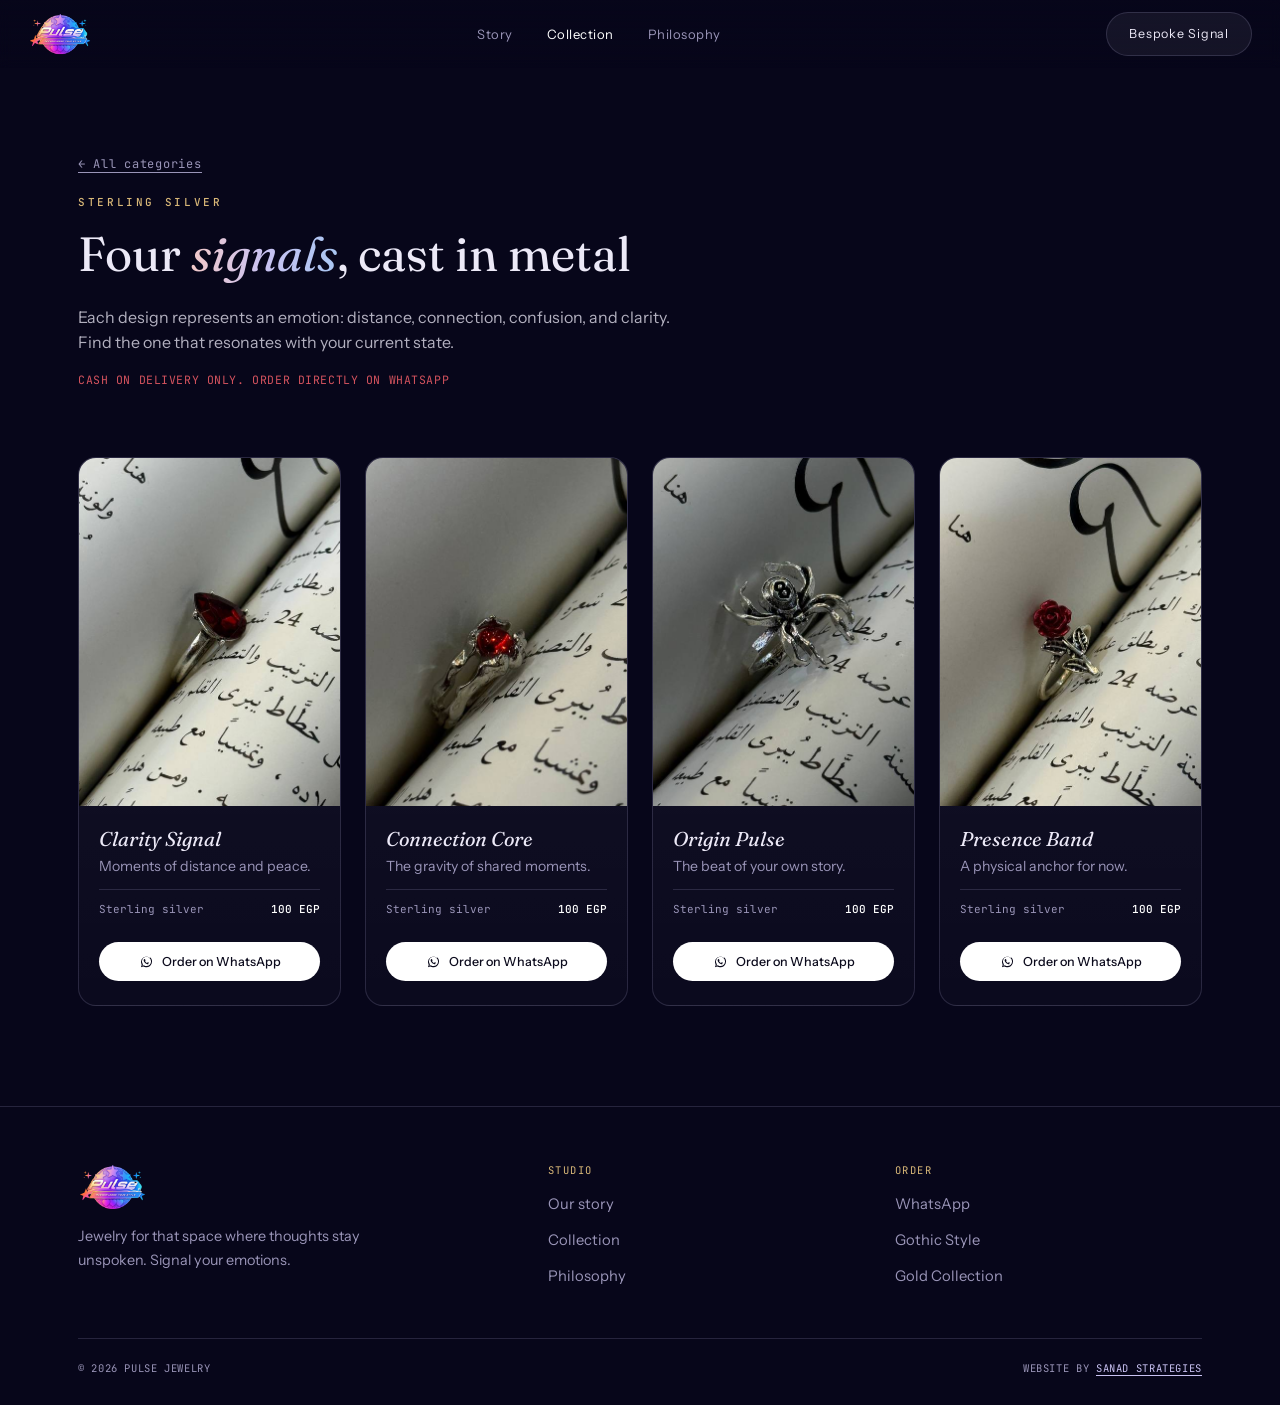
<file: gothic.html>
<!DOCTYPE html>
<html lang="en"><head><meta charset="UTF-8"><meta name="viewport" content="width=device-width,initial-scale=1">
<title>Gothic Style — PULSE</title><meta name="description" content="Four sterling silver signal rings, 100 EGP each. Order on WhatsApp, cash on delivery.">
<link rel="icon" href="pulse-logo.png">
<link rel="preconnect" href="https://fonts.googleapis.com"><link rel="preconnect" href="https://fonts.gstatic.com" crossorigin>
<link href="https://fonts.googleapis.com/css2?family=Fraunces:ital,opsz,wght@0,9..144,400;0,9..144,600;1,9..144,400&family=Instrument+Sans:wght@400;500;600&family=JetBrains+Mono:wght@400;500&display=swap" rel="stylesheet">
<link rel="stylesheet" href="style.css"></head><body>
<canvas id="stars" aria-hidden="true"></canvas>
<header class="top"><a class="logo" href="index.html"><img src="pulse-logo.png" alt="Pulse"></a>
<nav class="links"><a href="index.html#story">Story</a><a href="collection.html" class="on">Collection</a><a href="index.html#philosophy">Philosophy</a></nav>
<a class="nav-cta" href="https://wa.me/201555689445?text=Hi%20Pulse%2C%20I%27d%20like%20to%20ask%20about%20a%20bespoke%20piece." target="_blank" rel="noopener">Bespoke Signal</a>
<button class="menu-toggle" aria-label="Menu">MENU</button></header>
<main><section class="page-head"><div class="wrap"><a class="back" href="collection.html">← All categories</a><div class="tag">Sterling silver</div><h2 class="title">Four <em>signals</em>, cast in metal</h2><p class="lede" style="margin-left:0">Each design represents an emotion: distance, connection, confusion, and clarity. Find the one that resonates with your current state.</p><p class="cod" style="margin-bottom:0">Cash on delivery only. Order directly on WhatsApp</p></div></section><section class="block alt" style="padding-top:40px"><div class="wrap"><div class="grid"><div class="card"><div class="pic"><img class="main" src="clarity-signal.jpg" alt="Clarity Signal ring" loading="lazy"></div><div class="body"><h3>Clarity Signal</h3><p class="desc">Moments of distance and peace.</p><div class="meta"><span>Sterling silver</span><span class="price">100 EGP</span></div><a class="wa" href="https://wa.me/201555689445?text=Hi%2C%20I%27d%20like%20to%20order%20the%20Clarity%20Signal%20%28100%20EGP%2C%20cash%20on%20delivery%29" target="_blank" rel="noopener"><svg viewBox="0 0 24 24" fill="currentColor"><path d="M17.6 6.3A8.9 8.9 0 0 0 12 4a8.9 8.9 0 0 0-7.7 13.4L3 21l3.7-1.2A8.9 8.9 0 0 0 12 21a8.9 8.9 0 0 0 5.6-15.7zM12 19.3a7.3 7.3 0 0 1-3.7-1l-.3-.2-2.5.8.8-2.4-.2-.3A7.3 7.3 0 1 1 19.3 12 7.3 7.3 0 0 1 12 19.3zm4-5.4c-.2-.1-1.3-.6-1.5-.7s-.3-.1-.5.1-.6.7-.7.8-.3.2-.5.1a6 6 0 0 1-1.8-1.1 6.6 6.6 0 0 1-1.2-1.5c-.1-.2 0-.3.1-.4l.3-.4.2-.3a.4.4 0 0 0 0-.4c-.1-.1-.5-1.2-.7-1.7s-.4-.4-.5-.4h-.4a.9.9 0 0 0-.6.3 2.6 2.6 0 0 0-.8 1.9 4.5 4.5 0 0 0 1 2.4 10.2 10.2 0 0 0 4 3.5c1.4.6 1.4.4 1.7.4a1.4 1.4 0 0 0 .9-.7 1.2 1.2 0 0 0 .1-.7c0-.1-.2-.2-.4-.3z"/></svg>Order on WhatsApp</a></div></div><div class="card"><div class="pic"><img class="main" src="connection-core.jpg" alt="Connection Core ring" loading="lazy"></div><div class="body"><h3>Connection Core</h3><p class="desc">The gravity of shared moments.</p><div class="meta"><span>Sterling silver</span><span class="price">100 EGP</span></div><a class="wa" href="https://wa.me/201555689445?text=Hi%2C%20I%27d%20like%20to%20order%20the%20Connection%20Core%20%28100%20EGP%2C%20cash%20on%20delivery%29" target="_blank" rel="noopener"><svg viewBox="0 0 24 24" fill="currentColor"><path d="M17.6 6.3A8.9 8.9 0 0 0 12 4a8.9 8.9 0 0 0-7.7 13.4L3 21l3.7-1.2A8.9 8.9 0 0 0 12 21a8.9 8.9 0 0 0 5.6-15.7zM12 19.3a7.3 7.3 0 0 1-3.7-1l-.3-.2-2.5.8.8-2.4-.2-.3A7.3 7.3 0 1 1 19.3 12 7.3 7.3 0 0 1 12 19.3zm4-5.4c-.2-.1-1.3-.6-1.5-.7s-.3-.1-.5.1-.6.7-.7.8-.3.2-.5.1a6 6 0 0 1-1.8-1.1 6.6 6.6 0 0 1-1.2-1.5c-.1-.2 0-.3.1-.4l.3-.4.2-.3a.4.4 0 0 0 0-.4c-.1-.1-.5-1.2-.7-1.7s-.4-.4-.5-.4h-.4a.9.9 0 0 0-.6.3 2.6 2.6 0 0 0-.8 1.9 4.5 4.5 0 0 0 1 2.4 10.2 10.2 0 0 0 4 3.5c1.4.6 1.4.4 1.7.4a1.4 1.4 0 0 0 .9-.7 1.2 1.2 0 0 0 .1-.7c0-.1-.2-.2-.4-.3z"/></svg>Order on WhatsApp</a></div></div><div class="card"><div class="pic"><img class="main" src="origin-pulse.jpg" alt="Origin Pulse ring" loading="lazy"></div><div class="body"><h3>Origin Pulse</h3><p class="desc">The beat of your own story.</p><div class="meta"><span>Sterling silver</span><span class="price">100 EGP</span></div><a class="wa" href="https://wa.me/201555689445?text=Hi%2C%20I%27d%20like%20to%20order%20the%20Origin%20Pulse%20%28100%20EGP%2C%20cash%20on%20delivery%29" target="_blank" rel="noopener"><svg viewBox="0 0 24 24" fill="currentColor"><path d="M17.6 6.3A8.9 8.9 0 0 0 12 4a8.9 8.9 0 0 0-7.7 13.4L3 21l3.7-1.2A8.9 8.9 0 0 0 12 21a8.9 8.9 0 0 0 5.6-15.7zM12 19.3a7.3 7.3 0 0 1-3.7-1l-.3-.2-2.5.8.8-2.4-.2-.3A7.3 7.3 0 1 1 19.3 12 7.3 7.3 0 0 1 12 19.3zm4-5.4c-.2-.1-1.3-.6-1.5-.7s-.3-.1-.5.1-.6.7-.7.8-.3.2-.5.1a6 6 0 0 1-1.8-1.1 6.6 6.6 0 0 1-1.2-1.5c-.1-.2 0-.3.1-.4l.3-.4.2-.3a.4.4 0 0 0 0-.4c-.1-.1-.5-1.2-.7-1.7s-.4-.4-.5-.4h-.4a.9.9 0 0 0-.6.3 2.6 2.6 0 0 0-.8 1.9 4.5 4.5 0 0 0 1 2.4 10.2 10.2 0 0 0 4 3.5c1.4.6 1.4.4 1.7.4a1.4 1.4 0 0 0 .9-.7 1.2 1.2 0 0 0 .1-.7c0-.1-.2-.2-.4-.3z"/></svg>Order on WhatsApp</a></div></div><div class="card"><div class="pic"><img class="main" src="presence-band.jpg" alt="Presence Band ring" loading="lazy"></div><div class="body"><h3>Presence Band</h3><p class="desc">A physical anchor for now.</p><div class="meta"><span>Sterling silver</span><span class="price">100 EGP</span></div><a class="wa" href="https://wa.me/201555689445?text=Hi%2C%20I%27d%20like%20to%20order%20the%20Presence%20Band%20%28100%20EGP%2C%20cash%20on%20delivery%29" target="_blank" rel="noopener"><svg viewBox="0 0 24 24" fill="currentColor"><path d="M17.6 6.3A8.9 8.9 0 0 0 12 4a8.9 8.9 0 0 0-7.7 13.4L3 21l3.7-1.2A8.9 8.9 0 0 0 12 21a8.9 8.9 0 0 0 5.6-15.7zM12 19.3a7.3 7.3 0 0 1-3.7-1l-.3-.2-2.5.8.8-2.4-.2-.3A7.3 7.3 0 1 1 19.3 12 7.3 7.3 0 0 1 12 19.3zm4-5.4c-.2-.1-1.3-.6-1.5-.7s-.3-.1-.5.1-.6.7-.7.8-.3.2-.5.1a6 6 0 0 1-1.8-1.1 6.6 6.6 0 0 1-1.2-1.5c-.1-.2 0-.3.1-.4l.3-.4.2-.3a.4.4 0 0 0 0-.4c-.1-.1-.5-1.2-.7-1.7s-.4-.4-.5-.4h-.4a.9.9 0 0 0-.6.3 2.6 2.6 0 0 0-.8 1.9 4.5 4.5 0 0 0 1 2.4 10.2 10.2 0 0 0 4 3.5c1.4.6 1.4.4 1.7.4a1.4 1.4 0 0 0 .9-.7 1.2 1.2 0 0 0 .1-.7c0-.1-.2-.2-.4-.3z"/></svg>Order on WhatsApp</a></div></div></div></div></section></main><footer class="foot"><div class="wrap"><div class="fgrid">
<div><img src="pulse-logo.png" alt="Pulse"><p>Jewelry for that space where thoughts stay unspoken. Signal your emotions.</p></div>
<div><h4>Studio</h4><ul><li><a href="index.html#story">Our story</a></li><li><a href="collection.html">Collection</a></li><li><a href="index.html#philosophy">Philosophy</a></li></ul></div>
<div><h4>Order</h4><ul><li><a href="https://wa.me/201555689445?text=Hi%20Pulse%2C%20I%20have%20a%20question." target="_blank" rel="noopener">WhatsApp</a></li><li><a href="gothic.html">Gothic Style</a></li><li><a href="gold.html">Gold Collection</a></li></ul></div>
</div><div class="fbot"><span>© 2026 Pulse Jewelry</span><span>Website by <a href="https://sanad-strategies.com/">Sanad Strategies</a></span></div></div></footer>
<script src="script.js"></script><!-- Cloudflare Web Analytics --><script type='module' src='https://static.cloudflareinsights.com/beacon.min.js' data-cf-beacon='{"token": "be84ea1fd5b64f1d8b144b6c0d25bad8"}'></script><!-- End Cloudflare Web Analytics -->
</body></html>
</file>
<file: style.css>
:root{
  --void:#07061a; --deep:#0e0b2b; --nebula:#2a1456; --violet:#6a3fb5;
  --pink:#f2c9c9; --lilac:#c9c2f2; --sky:#a9c6f2; --gold:#d9b878; --rose:#d4535e;
  --text:#ece9f7; --muted:#9a95b8; --line:rgba(201,194,242,.16);
  --display:'Fraunces',serif; --body:'Instrument Sans',sans-serif; --mono:'JetBrains Mono',monospace;
}
*{margin:0;padding:0;box-sizing:border-box}
html{scroll-behavior:smooth}
body{background:var(--void);color:var(--text);font-family:var(--body);line-height:1.6;overflow-x:hidden}
img{display:block;max-width:100%}
a{color:inherit;text-decoration:none}
::selection{background:var(--rose);color:#fff}
a:focus-visible,button:focus-visible{outline:2px solid var(--gold);outline-offset:3px}
.wrap{max-width:1180px;margin:0 auto;padding:0 28px}
#stars{position:fixed;inset:0;width:100%;height:100%;z-index:0;pointer-events:none}
main,header,footer,section{position:relative;z-index:1}

/* header */
header.top{position:fixed;top:0;left:0;right:0;z-index:50;display:flex;align-items:center;justify-content:space-between;padding:12px 28px;background:linear-gradient(180deg,rgba(7,6,26,.85),rgba(7,6,26,0));backdrop-filter:blur(6px)}
header.top .logo img{height:44px;width:auto}
nav.links{display:flex;gap:34px;font-size:13px;letter-spacing:.04em;color:var(--muted)}
nav.links a:hover,nav.links a.on{color:#fff}
.nav-cta{font-size:12.5px;letter-spacing:.06em;padding:11px 22px;border-radius:999px;border:1px solid var(--line);background:rgba(255,255,255,.06)}
.nav-cta:hover{background:var(--gold);color:#1a1205;border-color:var(--gold)}
.menu-toggle{display:none;background:none;border:1px solid var(--line);color:#fff;font:500 12px var(--mono);letter-spacing:.12em;padding:9px 14px;border-radius:999px;cursor:pointer}
@media(max-width:820px){
  nav.links,.nav-cta{display:none}.menu-toggle{display:block}
  header.top.open nav.links{display:flex;position:absolute;top:100%;left:16px;right:16px;flex-direction:column;gap:0;background:rgba(14,11,43,.97);border:1px solid var(--line);border-radius:16px;padding:8px 20px;font-size:15px}
  header.top.open nav.links a{padding:14px 0;border-bottom:1px solid var(--line)}
  header.top.open nav.links a:last-child{border:0}
}

/* hero: scroll-driven */
.hero{height:340vh}
.stage{position:sticky;top:0;height:100vh;overflow:hidden;display:flex;align-items:center;justify-content:center;text-align:center}
.stage .nebula{position:absolute;inset:-20%;background:radial-gradient(40% 40% at 30% 35%,rgba(106,63,181,.55),transparent 70%),radial-gradient(35% 35% at 75% 60%,rgba(212,83,94,.28),transparent 70%),radial-gradient(45% 45% at 55% 20%,rgba(169,198,242,.18),transparent 70%);transform:translate3d(0,calc(var(--p,0)*-60px),0) scale(calc(1 + var(--p,0)*.25))}
.ring-orb{position:absolute;left:50%;top:43%;width:min(58vh,76vw);aspect-ratio:1;border-radius:50%;overflow:hidden;transform:translate(-50%,-50%) scale(calc(.5 + var(--p,0)*.6)) rotate(calc(var(--p,0)*40deg));opacity:calc(.25 + var(--p,0)*.75);box-shadow:0 0 0 1px var(--line),0 0 90px rgba(201,194,242,.35),0 0 200px rgba(106,63,181,.45)}
.ring-orb img{width:100%;height:100%;object-fit:cover;transform:scale(1.05)}
.stage .shade{position:absolute;inset:0;background:radial-gradient(circle at 50% 43%,rgba(7,6,26,0) 25%,rgba(7,6,26,.8) 80%),linear-gradient(180deg,transparent 60%,rgba(7,6,26,.9))}
.copy{position:relative;padding:0 24px;max-width:900px}
.eyebrow{font:500 12px var(--mono);letter-spacing:.3em;text-transform:uppercase;color:var(--lilac);margin-bottom:22px}
.copy h1{font-family:var(--display);font-weight:400;font-size:clamp(2.6rem,8vw,5.6rem);line-height:1.02;text-shadow:0 4px 40px rgba(0,0,0,.6)}
.copy h1 em{font-style:italic;background:linear-gradient(90deg,var(--pink),var(--lilac),var(--sky));-webkit-background-clip:text;background-clip:text;color:transparent}
.copy .sub{max-width:44ch;margin:22px auto 0;color:rgba(236,233,247,.82);font-size:1.05rem}
.intro{opacity:calc(1 - var(--p,0)*4);transform:translateY(calc(var(--p,0)*-60px))}
.reveal2{position:absolute;left:0;right:0;bottom:11vh;padding:0 24px;opacity:calc((var(--p,0) - .55)*4);transform:translateY(calc((1 - var(--p,0))*30px))}
.reveal2 .line{font-family:var(--display);font-style:italic;font-size:clamp(1.3rem,3.4vw,2.2rem);margin-bottom:22px;text-shadow:0 2px 30px #000}
.cta-row{display:flex;gap:14px;justify-content:center;flex-wrap:wrap}
.btn{display:inline-block;font:500 13.5px var(--body);padding:15px 30px;border-radius:999px;cursor:pointer;border:1px solid transparent;transition:.25s}
.btn-gold{background:var(--gold);color:#1a1205}.btn-gold:hover{background:#fff}
.btn-ghost{border-color:rgba(255,255,255,.45);color:#fff}.btn-ghost:hover{background:rgba(255,255,255,.12)}
.pulse-line{position:absolute;left:50%;bottom:4vh;transform:translateX(-50%);width:min(480px,80vw)}
.pulse-line svg{width:100%;height:46px;display:block}
.pulse-line path{fill:none;stroke:var(--gold);stroke-width:1.8;stroke-dasharray:1000;stroke-dashoffset:calc(1000 - var(--p,0)*1000);filter:drop-shadow(0 0 6px rgba(217,184,120,.7))}
.cue{position:absolute;left:50%;bottom:12vh;transform:translateX(-50%);font:10.5px var(--mono);letter-spacing:.22em;color:var(--muted);text-align:center;opacity:calc(1 - var(--p,0)*8)}
.cue i{display:block;width:1px;height:26px;margin:0 auto 8px;background:var(--muted);animation:cue 2s ease-in-out infinite}
@keyframes cue{50%{opacity:.25}}

/* dividers */
.wave{display:block;width:100%;height:clamp(40px,6vw,90px);margin-bottom:-1px}
.wave path{fill:var(--deep)}
.wave.rev{transform:scaleY(-1);margin:-1px 0 0}

/* sections */
section.block{padding:100px 0;background:var(--deep)}
section.alt{background:var(--void)}
.tag{font:500 11px var(--mono);letter-spacing:.24em;text-transform:uppercase;color:var(--gold);margin-bottom:18px}
h2.title{font-family:var(--display);font-weight:400;font-size:clamp(1.9rem,4.6vw,3rem);line-height:1.12;margin-bottom:24px}
h2.title em{font-style:italic;background:linear-gradient(90deg,var(--pink),var(--lilac),var(--sky));-webkit-background-clip:text;background-clip:text;color:transparent}
.origin-grid{display:grid;grid-template-columns:.85fr 1.15fr;gap:64px;align-items:center}
.origin-visual{border-radius:20px;overflow:hidden;aspect-ratio:3/4;border:1px solid var(--line);box-shadow:0 0 80px rgba(106,63,181,.35)}
.origin-visual img{width:100%;height:100%;object-fit:cover}
.origin-body p{color:rgba(236,233,247,.72);margin-bottom:16px}
.quote{font-family:var(--display);font-style:italic;font-size:1.2rem;border-left:2px solid var(--rose);padding-left:20px;margin:26px 0}
.sig{font:11px var(--mono);letter-spacing:.16em;color:var(--muted);text-transform:uppercase}
@media(max-width:860px){.origin-grid{grid-template-columns:1fr;gap:34px}.origin-visual{aspect-ratio:4/3}}

.center{text-align:center}
.lede{max-width:56ch;margin:0 auto 16px;color:rgba(236,233,247,.75)}
.cod{font:11.5px var(--mono);letter-spacing:.05em;color:var(--rose);text-transform:uppercase;margin:6px 0 34px}

/* collection pick */
.pick{display:grid;grid-template-columns:1fr 1fr;gap:26px;max-width:920px;margin:40px auto 0}
.pick a{position:relative;display:block;aspect-ratio:4/5;border-radius:22px;overflow:hidden;border:1px solid var(--line);isolation:isolate;transition:transform .3s,box-shadow .3s}
.pick a:hover{transform:translateY(-6px);box-shadow:0 20px 60px rgba(106,63,181,.45)}
.pick img{position:absolute;inset:0;width:100%;height:100%;object-fit:cover;opacity:.7;transition:.4s}
.pick a:hover img{opacity:.95;transform:scale(1.05)}
.pick a::after{content:'';position:absolute;inset:0;background:linear-gradient(180deg,transparent 40%,rgba(7,6,26,.92));z-index:1}
.pick .lab{position:absolute;left:0;right:0;bottom:0;padding:28px;z-index:2;text-align:left}
.pick .e{font:10.5px var(--mono);letter-spacing:.18em;text-transform:uppercase;color:var(--gold);margin-bottom:8px}
.pick .t{font-family:var(--display);font-style:italic;font-size:1.9rem;margin-bottom:4px}
.pick .s{font-size:.9rem;color:rgba(236,233,247,.75)}
@media(max-width:700px){.pick{grid-template-columns:1fr}}

/* philosophy */
.stats{display:grid;grid-template-columns:repeat(3,1fr);gap:36px;max-width:760px;margin:56px auto 0}
.stat{border-top:1px solid var(--line);padding-top:18px}
.stat b{display:block;font:italic 400 2.1rem var(--display);color:var(--gold)}
.stat span{font:10.5px var(--mono);letter-spacing:.07em;text-transform:uppercase;color:var(--muted)}
@media(max-width:700px){.stats{grid-template-columns:1fr;gap:22px}}

/* products */
.page-head{padding:150px 0 30px;background:var(--void)}
.back{display:inline-block;font:12px var(--mono);letter-spacing:.06em;color:var(--muted);border-bottom:1px solid var(--muted);margin-bottom:22px}
.back:hover{color:var(--gold);border-color:var(--gold)}
.grid{display:grid;grid-template-columns:repeat(4,1fr);gap:24px}
.card{background:linear-gradient(180deg,rgba(255,255,255,.06),rgba(255,255,255,.02));border:1px solid var(--line);border-radius:18px;overflow:hidden;transition:transform .25s,box-shadow .25s}
.card:hover{transform:translateY(-5px);box-shadow:0 18px 50px rgba(106,63,181,.35)}
.card .pic{position:relative;aspect-ratio:3/4;overflow:hidden;background:#000}
.grid.gold .card .pic{aspect-ratio:1}
.card .pic img{width:100%;height:100%;object-fit:cover;transition:opacity .35s,transform .5s}
.card:hover .pic img.main{transform:scale(1.04)}
.card .pic img.alt{position:absolute;inset:0;opacity:0}
.card .pic.flip img.main{opacity:0}.card .pic.flip img.alt{opacity:1}
@media(hover:hover){.card .pic:hover img.main{opacity:0}.card .pic:hover img.alt{opacity:1}}
.angle{position:absolute;right:10px;bottom:10px;font:9.5px var(--mono);letter-spacing:.06em;text-transform:uppercase;color:var(--gold);background:rgba(7,6,26,.75);padding:4px 9px;border-radius:999px}
.card .body{padding:20px 20px 24px}
.card h3{font:italic 400 1.25rem var(--display);margin-bottom:4px}
.card .desc{color:var(--muted);font-size:.88rem;margin-bottom:12px}
.sizes{font:10.5px var(--mono);letter-spacing:.06em;text-transform:uppercase;color:var(--muted);margin-bottom:12px}
.sizes b{font-weight:500;color:var(--gold)}
.meta{display:flex;justify-content:space-between;font:11px var(--mono);color:var(--muted);padding:12px 0;border-top:1px solid var(--line);margin-bottom:14px}
.meta .price{color:#fff;font-weight:500}
.wa{display:flex;align-items:center;justify-content:center;gap:8px;background:#fff;color:#0b0a1c;font:500 12.5px var(--body);padding:12px 16px;border-radius:999px;transition:.25s}
.wa:hover{background:#25D366}
.wa svg{width:15px;height:15px}
.grid.gold .wa{background:var(--gold)}.grid.gold .wa:hover{background:#fff}
@media(max-width:980px){.grid{grid-template-columns:1fr 1fr}}
@media(max-width:520px){.grid{grid-template-columns:1fr}}

/* contact */
.contact{text-align:center}
.contact p{max-width:46ch;margin:0 auto 30px;color:rgba(236,233,247,.75)}

/* footer */
footer.foot{background:var(--void);border-top:1px solid var(--line);padding:56px 0 30px}
.fgrid{display:grid;grid-template-columns:1.4fr 1fr 1fr;gap:40px;margin-bottom:40px}
.fgrid img{height:48px;margin-bottom:14px}
.fgrid p{color:var(--muted);font-size:.9rem;max-width:32ch}
.fgrid h4{font:10.5px var(--mono);letter-spacing:.14em;text-transform:uppercase;color:var(--gold);margin-bottom:14px}
.fgrid li{list-style:none;margin-bottom:10px}
.fgrid li a{color:var(--muted);font-size:.92rem}.fgrid li a:hover{color:#fff}
.fbot{display:flex;justify-content:space-between;flex-wrap:wrap;gap:10px;border-top:1px solid var(--line);padding-top:22px;font:10.5px var(--mono);letter-spacing:.06em;color:var(--muted);text-transform:uppercase}
.fbot a{color:var(--lilac);border-bottom:1px solid currentColor}
@media(max-width:700px){.fgrid{grid-template-columns:1fr}}

@media(prefers-reduced-motion:reduce){.hero{height:auto}.stage{position:relative;min-height:100vh}.intro{opacity:1!important;transform:none!important}.reveal2{position:relative;opacity:1!important;transform:none!important;margin-top:30px;bottom:auto}.cue i{animation:none}.ring-orb{transform:translate(-50%,-50%)!important;opacity:.6!important}}
@media(max-width:760px){.hero{height:300vh}}
</file>
